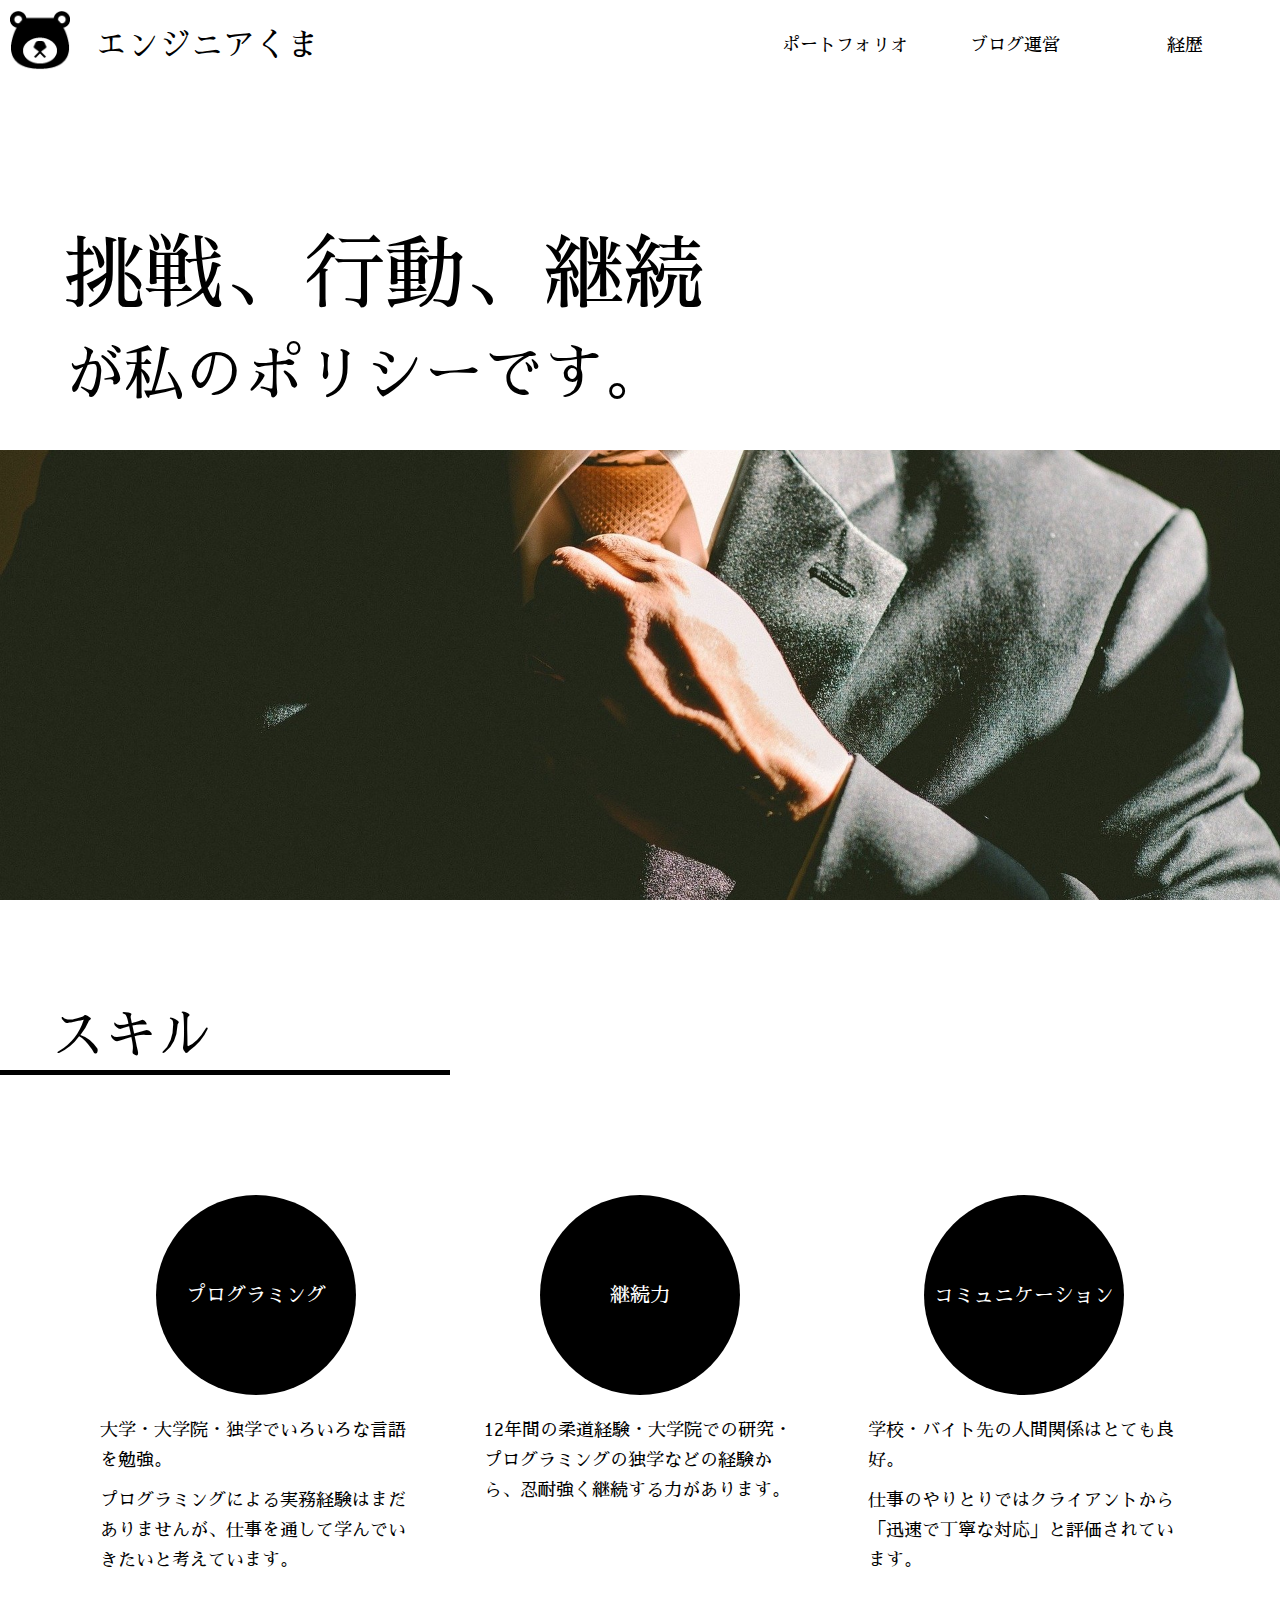
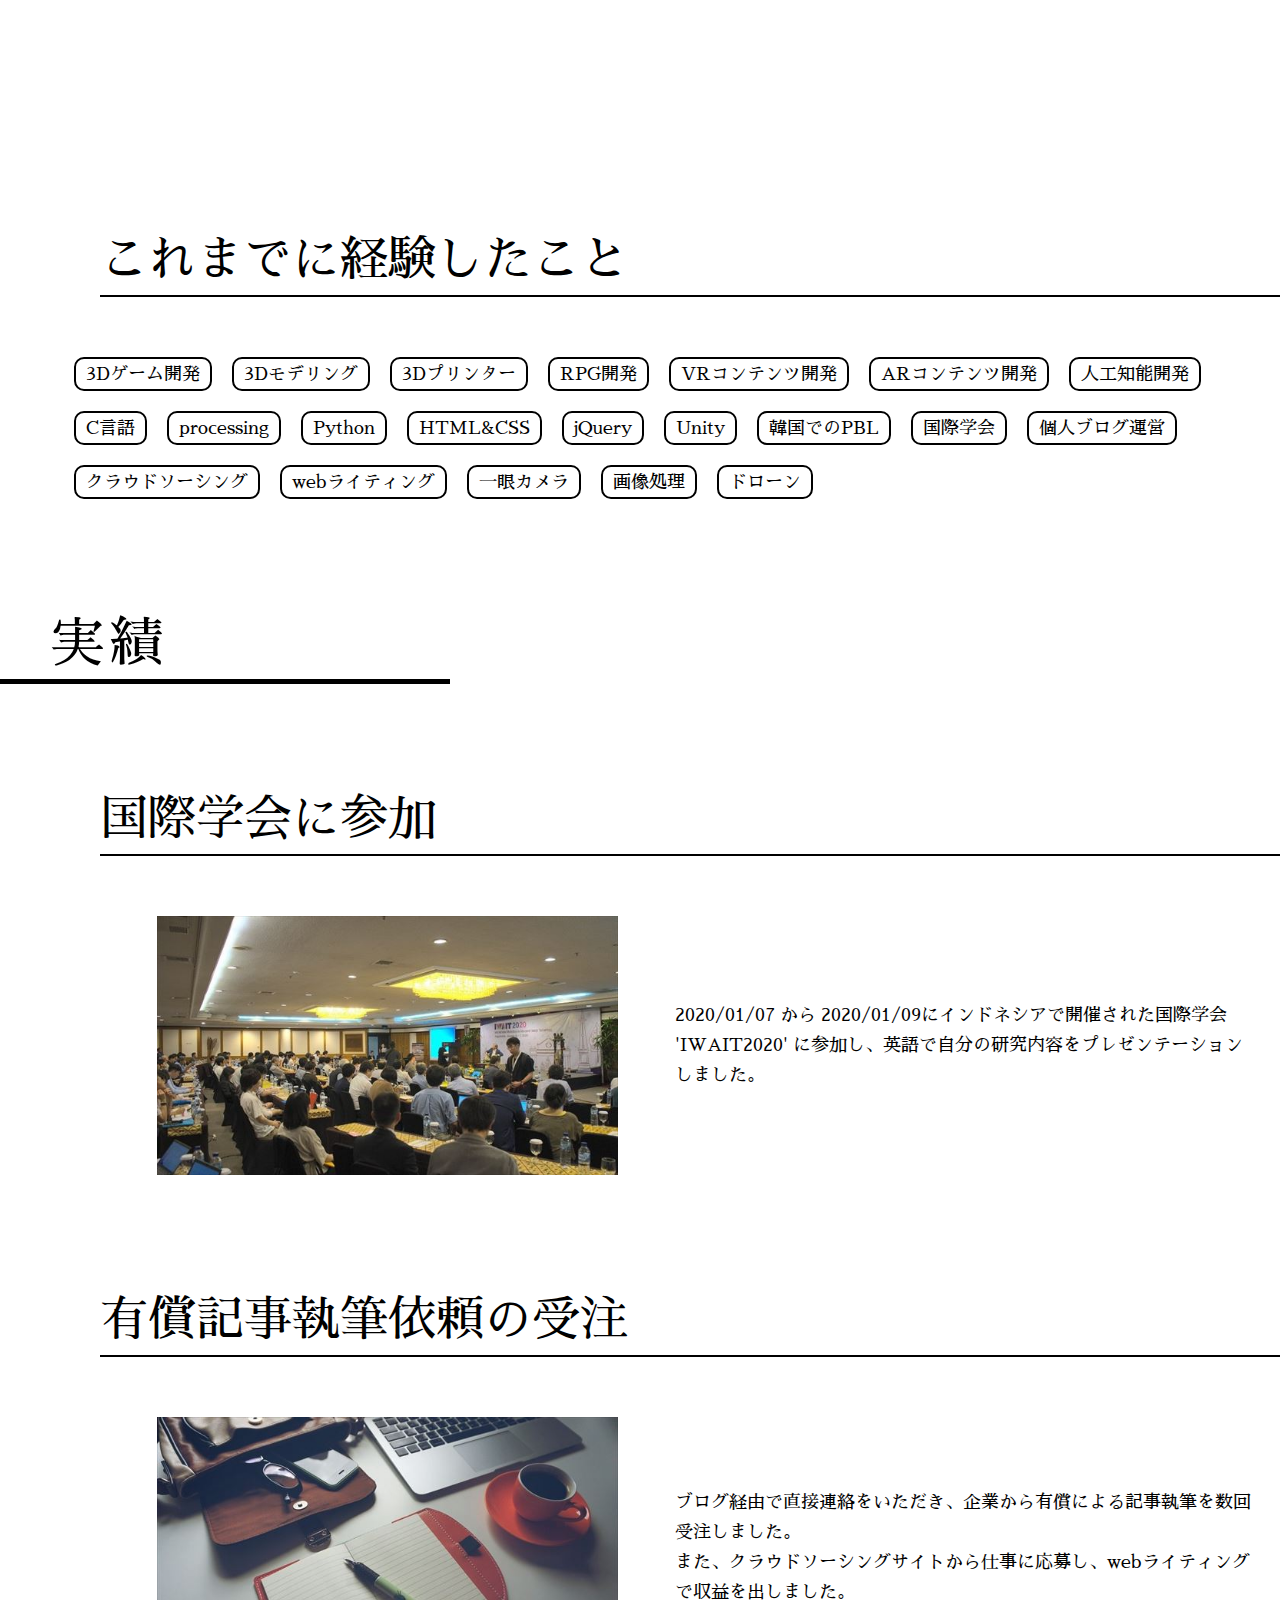
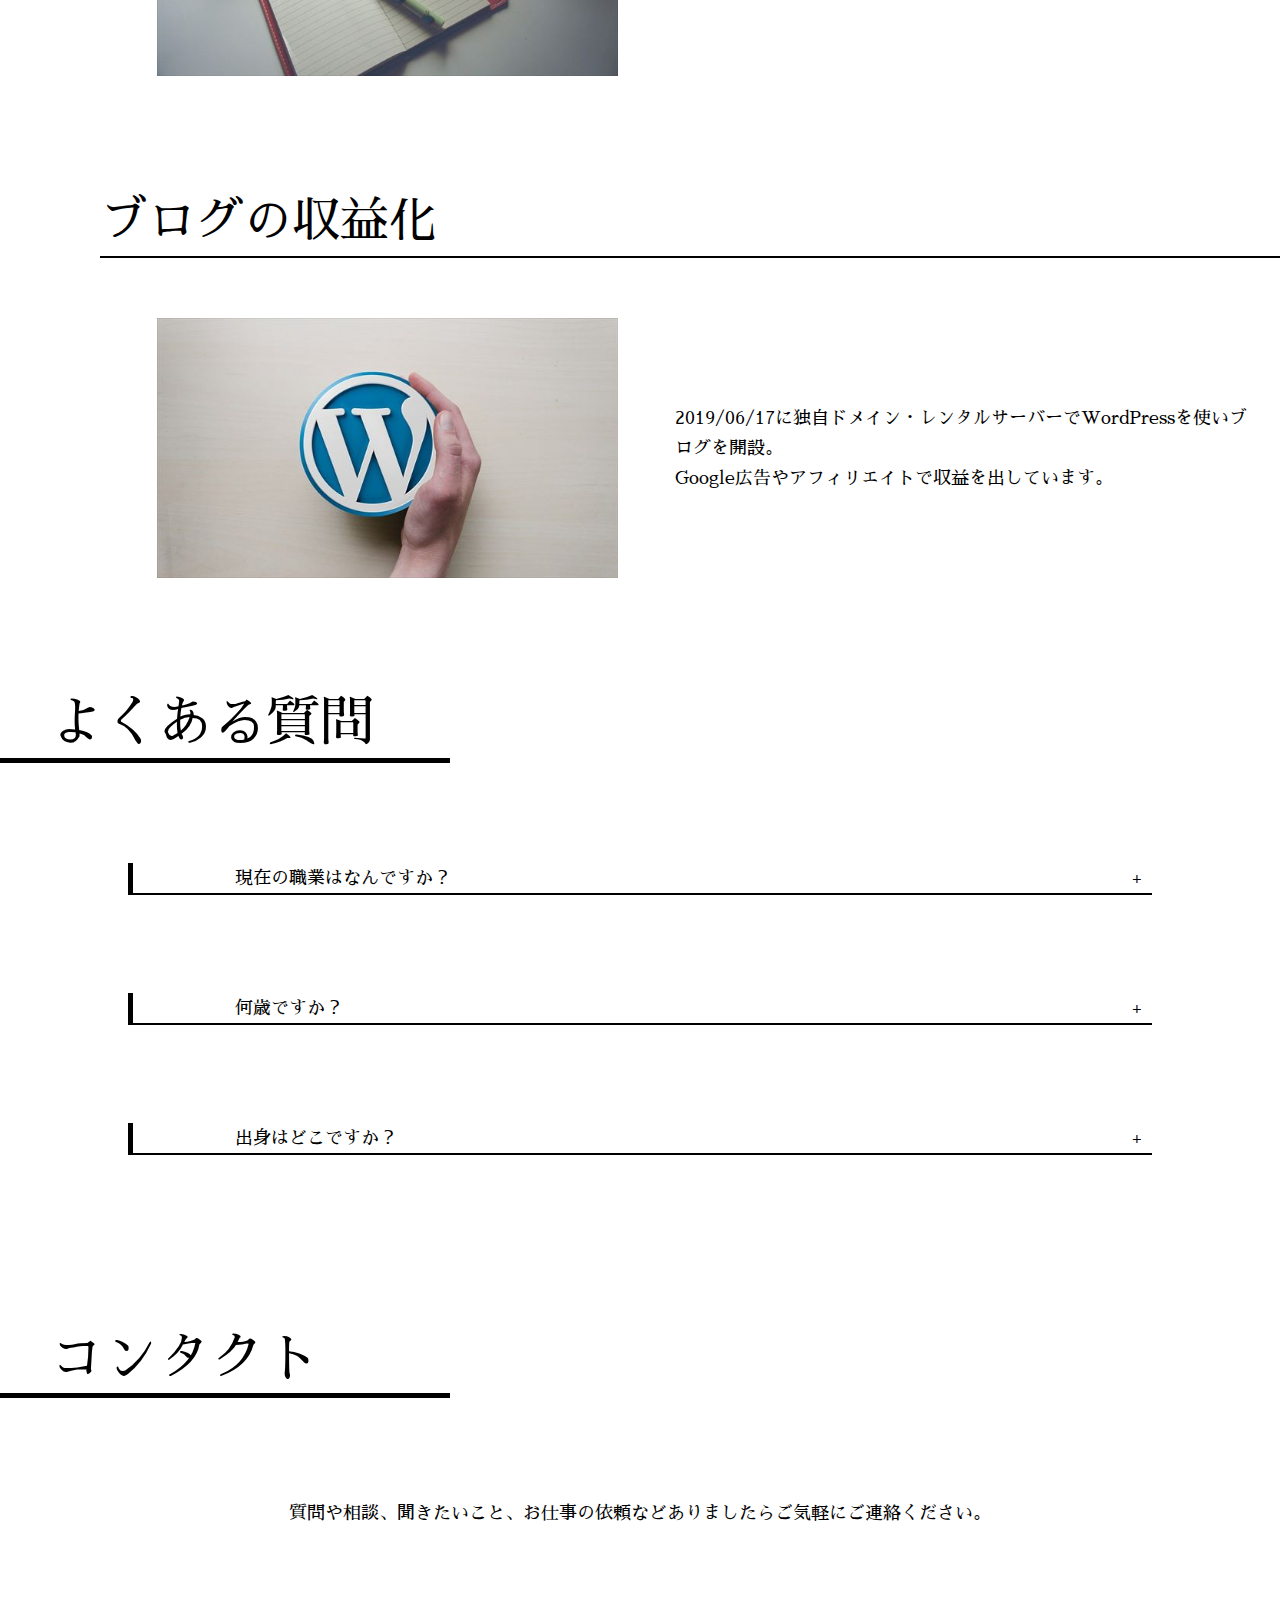
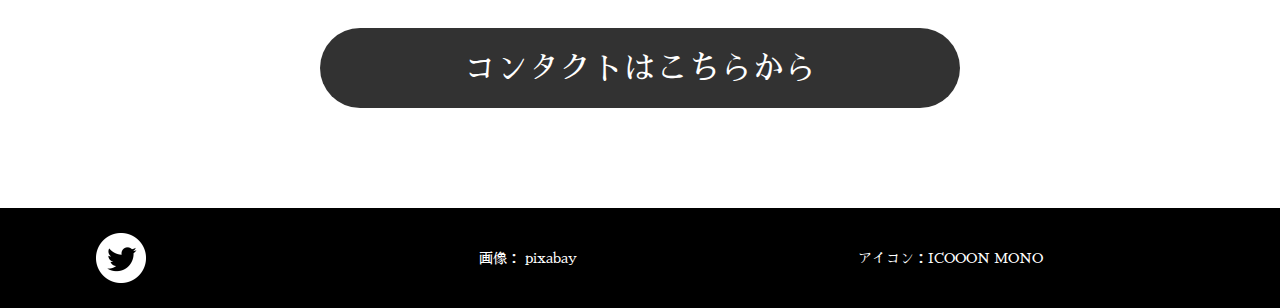
<file: index.html>
<!DOCTYPE html>
<html lang="ja">

<head>
  <meta charset="utf-8">
  <meta name="viewport" content="width=device-width, initial-scale=1.0">
  <title>くまのポートフォリオ</title>
  <link href="https://fonts.googleapis.com/css?family=Sawarabi+Mincho&display=swap" rel="stylesheet">
  <link rel="stylesheet" href="css/style.css">
  <link rel="stylesheet" href="https://maxcdn.bootstrapcdn.com/font-awesome/4.5.0/css/font-awesome.min.css">
  <script src="https://code.jquery.com/jquery-3.4.1.js" integrity="sha256-WpOohJOqMqqyKL9FccASB9O0KwACQJpFTUBLTYOVvVU=" crossorigin="anonymous">
  </script>
</head>

<body>
  <header>
    <a href="index.html" class="header-left">
      <img src="images/icon.png" alt="アイコン">
      <p>エンジニアくま</p>
    </a>
    <nav class="header-right">
      <div class="nav-list">
        <ul>
          <li><a href="portfolio.html">ポートフォリオ</a></li>
          <li><a href="blog.html">ブログ運営</a></li>
          <li><a href="history.html">経歴</a></li>
        </ul>
      </div>
      <div class="menu" id="menu_open">
        <img src="images/menu_icon.png" alt="メニュー">
      </div>
    </nav>
  </header>

  <div id="open">
    <div class="humb-menu" id="humb-menu">
      <div class="close" id=close>

      </div>
      <ul>
        <li><a href="portfolio.html">ポートフォリオ</a></li>
        <li><a href="blog.html">ブログ運営</a></li>
        <li><a href="history.html">経歴</a></li>
      </ul>
    </div>
  </div>

  <div class="page_body">
    <article class="main_content">
      <section class="hero">
        <div class="hero_title">
          <h1>挑戦、行動、継続 </h1>
          <h2>が私のポリシーです。</h2>
        </div>
        <div class="hero_image">

        </div>
      </section>
      <!--.hero終了-->
      <section class="my_base">
        <h1 class="content_head">スキル</h1>
        <div class="skills">
          <div class="skill">
            <h3>プログラミング</h3>
            <div class="skill_messasge message">
              <p>大学・大学院・独学でいろいろな言語を勉強。</p>
              <p>プログラミングによる実務経験はまだありませんが、仕事を通して学んでいきたいと考えています。</p>
            </div>
          </div>
          <div class="skill">
            <h3>継続力</h3>
            <div class="skill_messasge message">
              <p>12年間の柔道経験・大学院での研究・プログラミングの独学などの経験から、忍耐強く継続する力があります。</p>
            </div>
          </div>
          <div class="skill">
            <h3>コミュニケーション</h3>
            <div class="skill_messasge message">
              <p>学校・バイト先の人間関係はとても良好。</p>
              <p>仕事のやりとりではクライアントから「迅速で丁寧な対応」と評価されています。</p>
            </div>
          </div>
        </div>
        <h2 class="content_head2">これまでに経験したこと</h2>
        <ul class="challenge_list">
          <li>3Dゲーム開発</li>
          <li>3Dモデリング</li>
          <li>3Dプリンター</li>
          <li>RPG開発</li>
          <li>VRコンテンツ開発</li>
          <li>ARコンテンツ開発</li>
          <li>人工知能開発</li>
          <li>C言語</li>
          <li>processing</li>
          <li>Python</li>
          <li>HTML&CSS</li>
          <li>jQuery</li>
          <li>Unity</li>
          <li>韓国でのPBL</li>
          <li>国際学会</li>
          <li>個人ブログ運営</li>
          <li>クラウドソーシング</li>
          <li>webライティング</li>
          <li>一眼カメラ</li>
          <li>画像処理</li>
          <li>ドローン</li>
        </ul>
      </section>
      <!--.my_base終了-->
      <section class="performance">
        <h1 class="content_head">実績</h1>
        <h2 class="content_head2">国際学会に参加</h2>
        <div class="reslut_content">
          <img src="images/iwait.jpg" alt="iwait">
          <div class="performance_message message">
            <p>2020/01/07 から 2020/01/09にインドネシアで開催された国際学会 'IWAIT2020' に参加し、英語で自分の研究内容をプレゼンテーションしました。</p>
          </div>
        </div>
        <h2 class="content_head2">有償記事執筆依頼の受注</h2>
        <div class="reslut_content">
          <img src="images/writing.jpg" alt="writing">
          <div class="performance_message message">
            <p>ブログ経由で直接連絡をいただき、企業から有償による記事執筆を数回受注しました。</p>
            <p>また、クラウドソーシングサイトから仕事に応募し、webライティングで収益を出しました。</p>

          </div>
        </div>
        <h2 class="content_head2">ブログの収益化</h2>
        <div class="reslut_content">
          <img src="images/blog.jpg" alt="blog">
          <div class="performance_message message">
            <p>2019/06/17に独自ドメイン・レンタルサーバーでWordPressを使いブログを開設。</p>
            <p>Google広告やアフィリエイトで収益を出しています。</p>
          </div>
        </div>
      </section>

      <aside class="faq">
        <h1 class="content_head">よくある質問</h1>
        <ul class="question message">
          <p>現在の職業はなんですか？<span class="faq_icon">+</span></p>
          <li class="answer">大学院生です。</li>
        </ul>
        <ul class="question message">
          <p>何歳ですか？<span class="faq_icon">+</span></p>
          <li class="answer">1996年生まれの23歳です。</li>
        </ul>
        <ul class="question message">
          <p>出身はどこですか？<span class="faq_icon">+</span></p>
          <li class="answer">岩手県です。</li>
        </ul>
      </aside>
      <!--.faq終了-->
      <aside class="contact">
        <h1 class="content_head">コンタクト</h1>
        <div class="contact_message message">
          <p>質問や相談、聞きたいこと、お仕事の依頼などありましたらご気軽にご連絡ください。</p>
        </div>
        <a href="https://forms.gle/WxDVgdnaTKgb9wyE7" class="contact_btn">
          コンタクトはこちらから
        </a>
      </aside>
      <!--.contact終了-->
    </article>

  </div>
  <!--.page_body終了-->

  <footer>
    <a href="https://twitter.com/kumajournal"><img src="images/Twitter_Social_Icon_Circle_White.png" alt=""></a>
    <div class="rights">
      <p>画像： <a href="https://pixabay.com/ja/">pixabay</a></p>
      <p>アイコン：<a href="https://icooon-mono.com/">ICOOON MONO</a></p>
    </div>
  </footer>

  <script src='scripts/script.js'>

  </script>
</body>

</html>
</file>
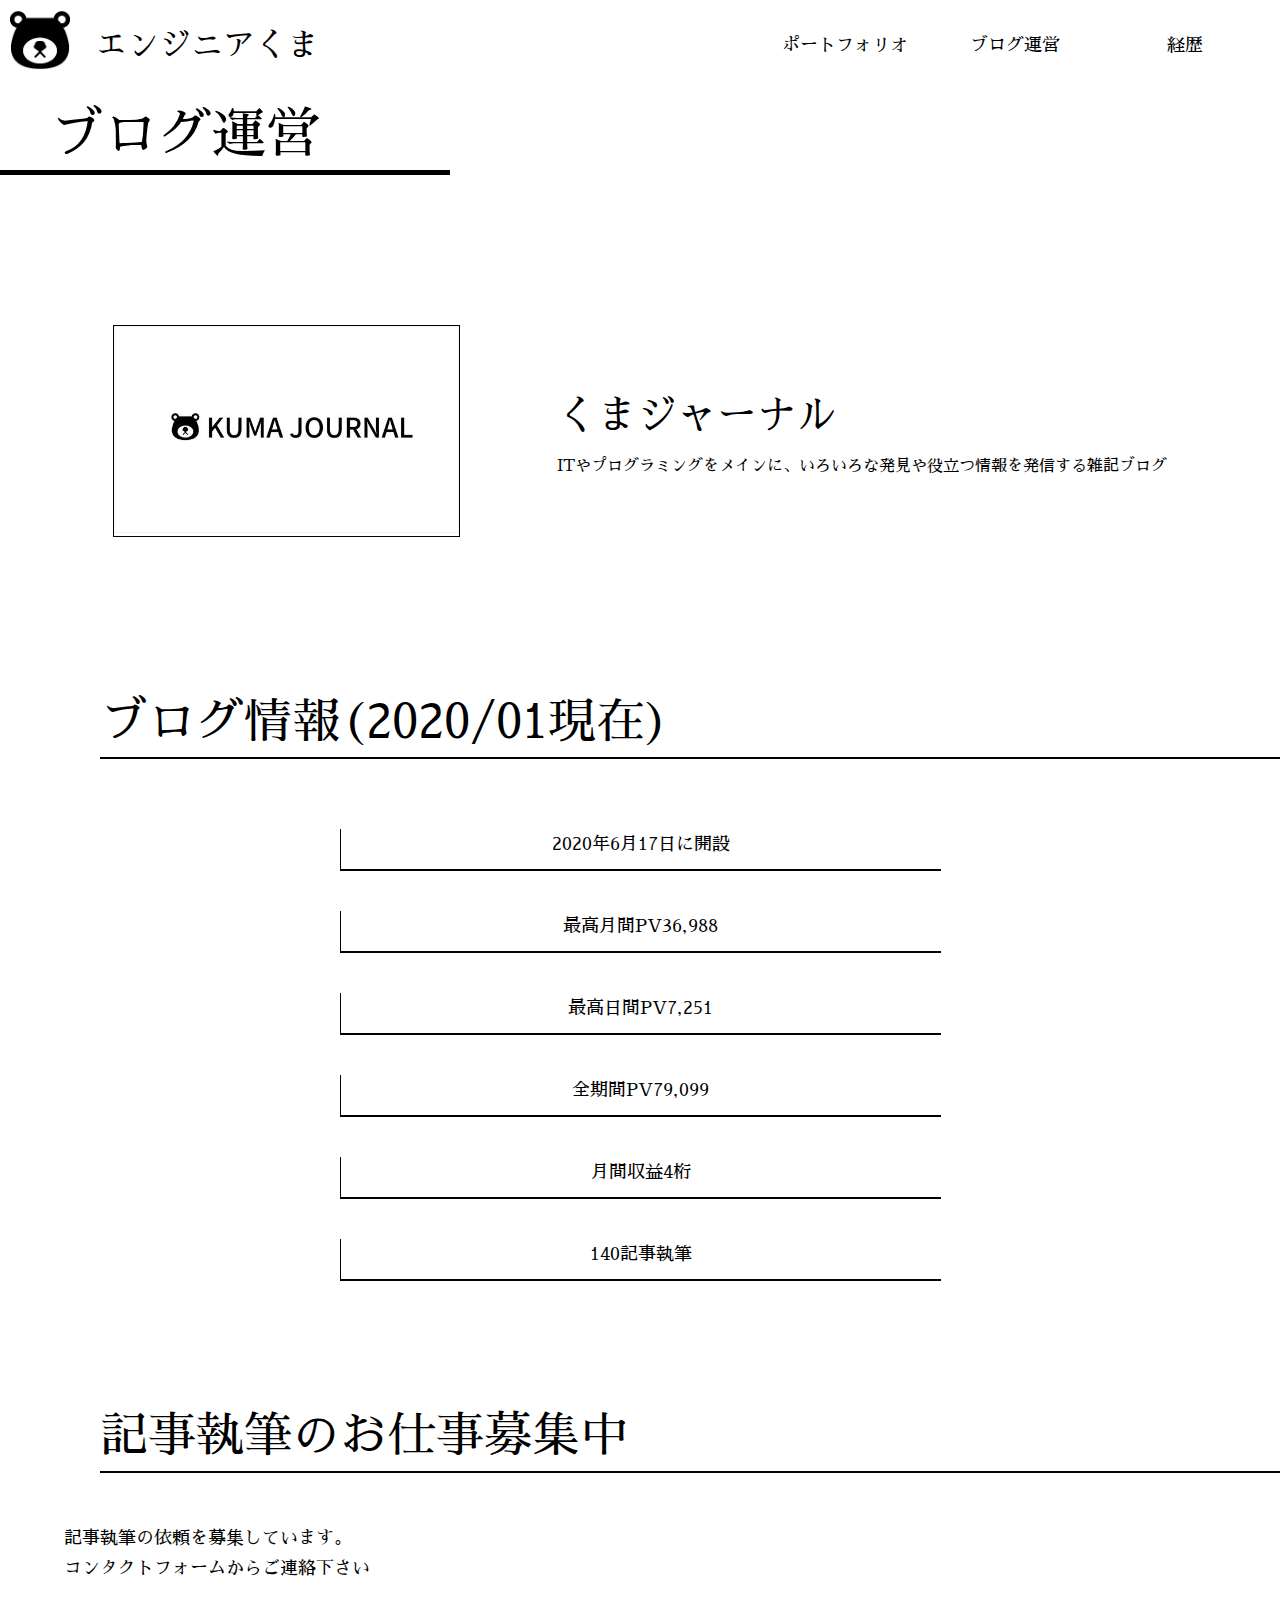
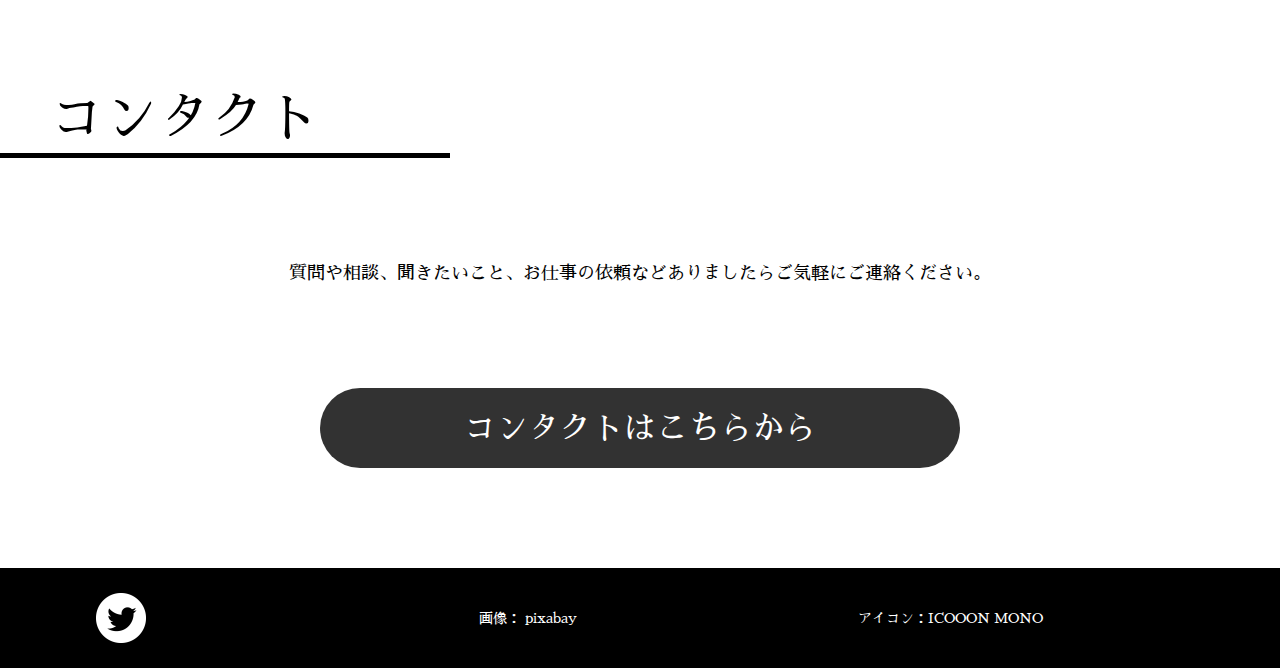
<file: blog.html>
<!DOCTYPE html>
<html lang="ja">

<head>
  <meta charset="utf-8">
  <meta name="viewport" content="width=device-width, initial-scale=1.0">
  <title>くまのポートフォリオ</title>
  <link href="https://fonts.googleapis.com/css?family=Sawarabi+Mincho&display=swap" rel="stylesheet">
  <link rel="stylesheet" href="css/style.css">
  <link rel="stylesheet" href="https://maxcdn.bootstrapcdn.com/font-awesome/4.5.0/css/font-awesome.min.css">
  <script src="https://code.jquery.com/jquery-3.4.1.js" integrity="sha256-WpOohJOqMqqyKL9FccASB9O0KwACQJpFTUBLTYOVvVU=" crossorigin="anonymous">
  </script>
</head>

<body>
  <header>
    <a href="index.html" class="header-left">
      <img src="images/icon.png" alt="アイコン">
      <p>エンジニアくま</p>
    </a>
    <nav class="header-right">
      <div class="nav-list">
        <ul>
          <li><a href="portfolio.html">ポートフォリオ</a></li>
          <li><a href="blog.html">ブログ運営</a></li>
          <li><a href="history.html">経歴</a></li>
        </ul>
      </div>
      <div class="menu" id="menu_open">
        <img src="images/menu_icon.png" alt="メニュー">
      </div>
    </nav>
  </header>

  <div id="open">
    <div class="humb-menu" id="humb-menu">
      <div class="close" id=close>

      </div>
      <ul>
        <li><a href="portfolio.html">ポートフォリオ</a></li>
        <li><a href="blog.html">ブログ運営</a></li>
        <li><a href="history.html">経歴</a></li>
      </ul>
    </div>
  </div>
  <div class="page_body">
    <article class="main_content">
      <h1 class="content_head">ブログ運営</h1>
      <section class="description">
        <a class="blog_link" href="https://kumajournal.com">
          <img src="images/blog_img.jpg" alt="">
        </a>
        <div class="blog_message message">
          <p class="blog_title">くまジャーナル</p>
          <p>ITやプログラミングをメインに、いろいろな発見や役立つ情報を発信する雑記ブログ</p>
        </div>
      </section>
      <h2 class="content_head2">ブログ情報(2020/01現在)</h2>
      <section>
        <ul class="blog_info_list message">
          <li>2020年6月17日に開設</li>
          <li>最高月間PV36,988</li>
          <li>最高日間PV7,251</li>
          <li>全期間PV79,099</li>
          <li>月間収益4桁</li>
          <li>140記事執筆</li>

        </ul>
      </section>

      <h2 class="content_head2">記事執筆のお仕事募集中</h2>
      <section class="work">
        <div class="message">
          <p>記事執筆の依頼を募集しています。</p>
          <p>コンタクトフォームからご連絡下さい</p>
        </div>
      </section>

      <aside class="contact">
        <h1 class="content_head">コンタクト</h1>
        <div class="contact_message message">
          <p>質問や相談、聞きたいこと、お仕事の依頼などありましたらご気軽にご連絡ください。</p>
        </div>
        <a href="https://forms.gle/WxDVgdnaTKgb9wyE7" class="contact_btn">
          コンタクトはこちらから
        </a>
      </aside>
      <!--.contact終了-->
    </article>

  </div>
  <!--.page_body終了-->

  <footer>
    <a href="https://twitter.com/kumajournal"><img src="images/Twitter_Social_Icon_Circle_White.png" alt=""></a>
    <div class="rights">
      <p>画像： <a href="https://pixabay.com/ja/">pixabay</a></p>
      <p>アイコン：<a href="https://icooon-mono.com/">ICOOON MONO</a></p>
    </div>
  </footer>

  <script src='scripts/script.js'>

  </script>
</body>

</html>
</file>
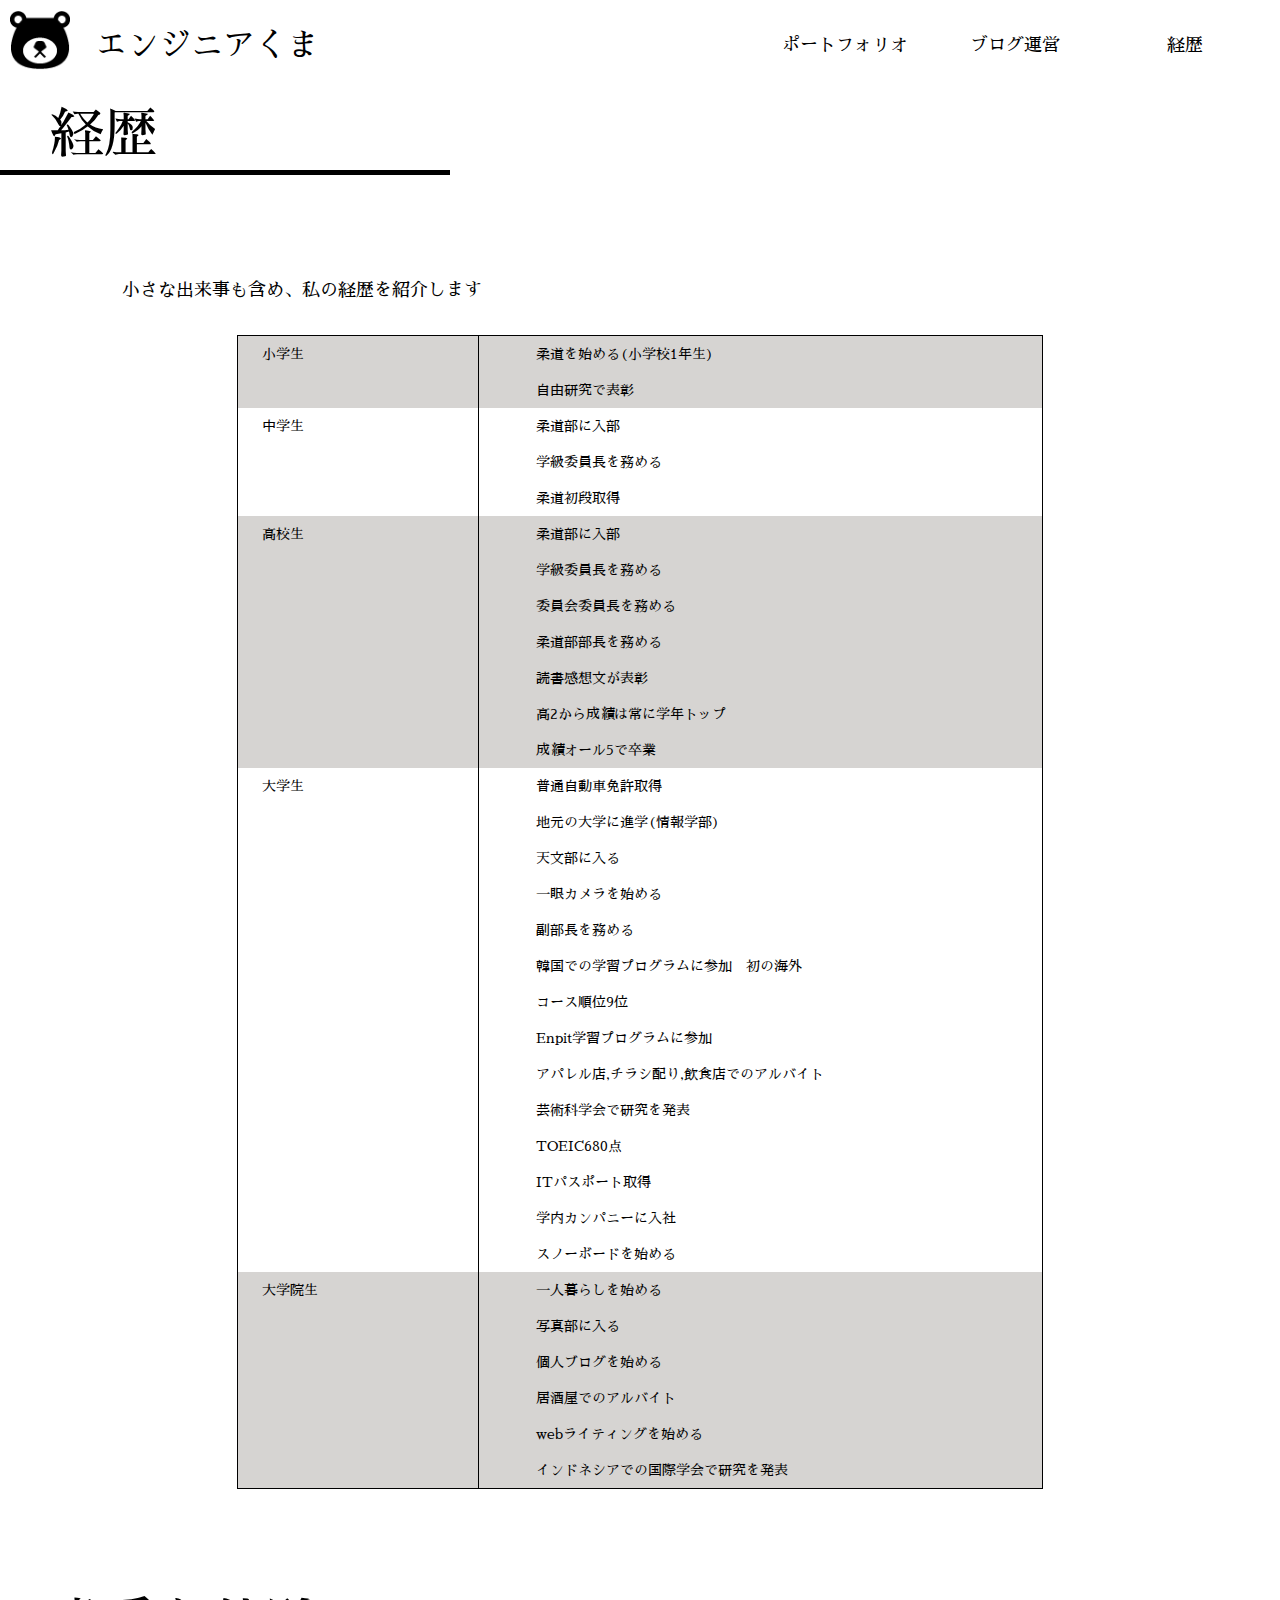
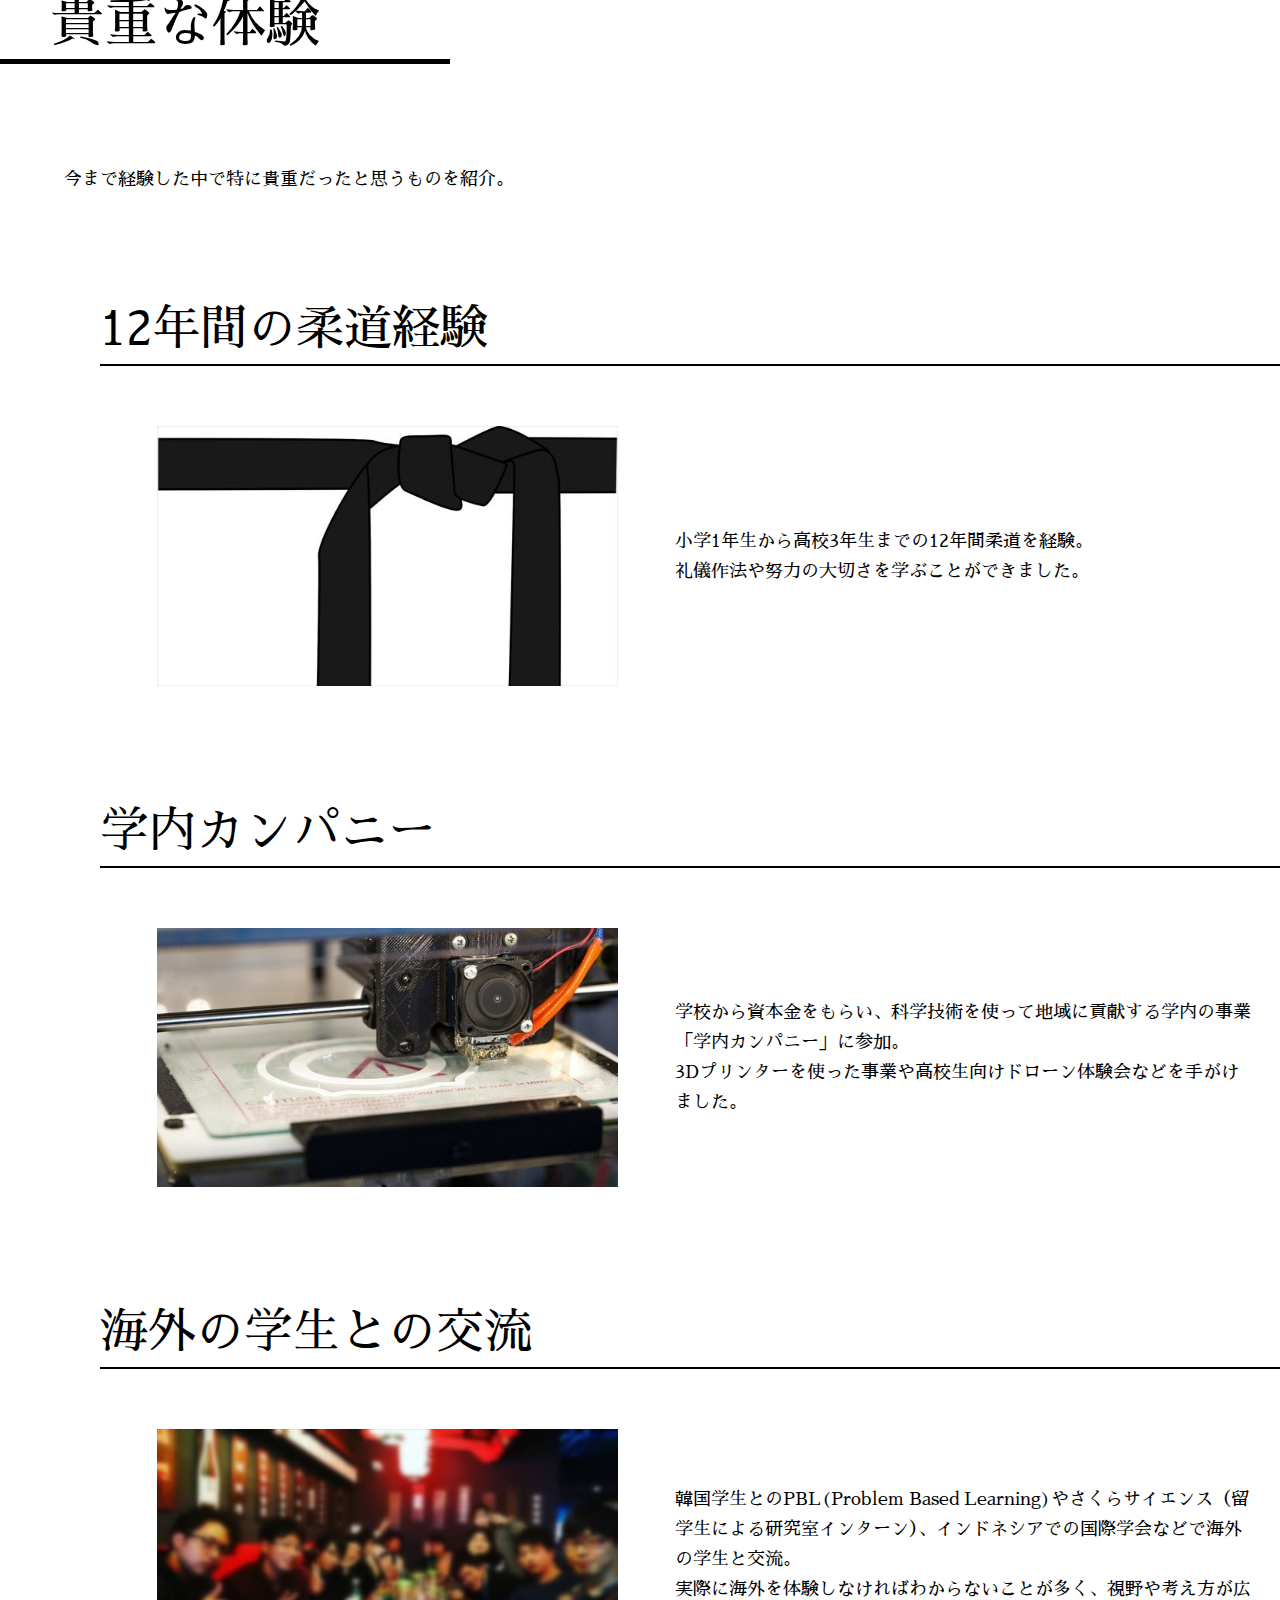
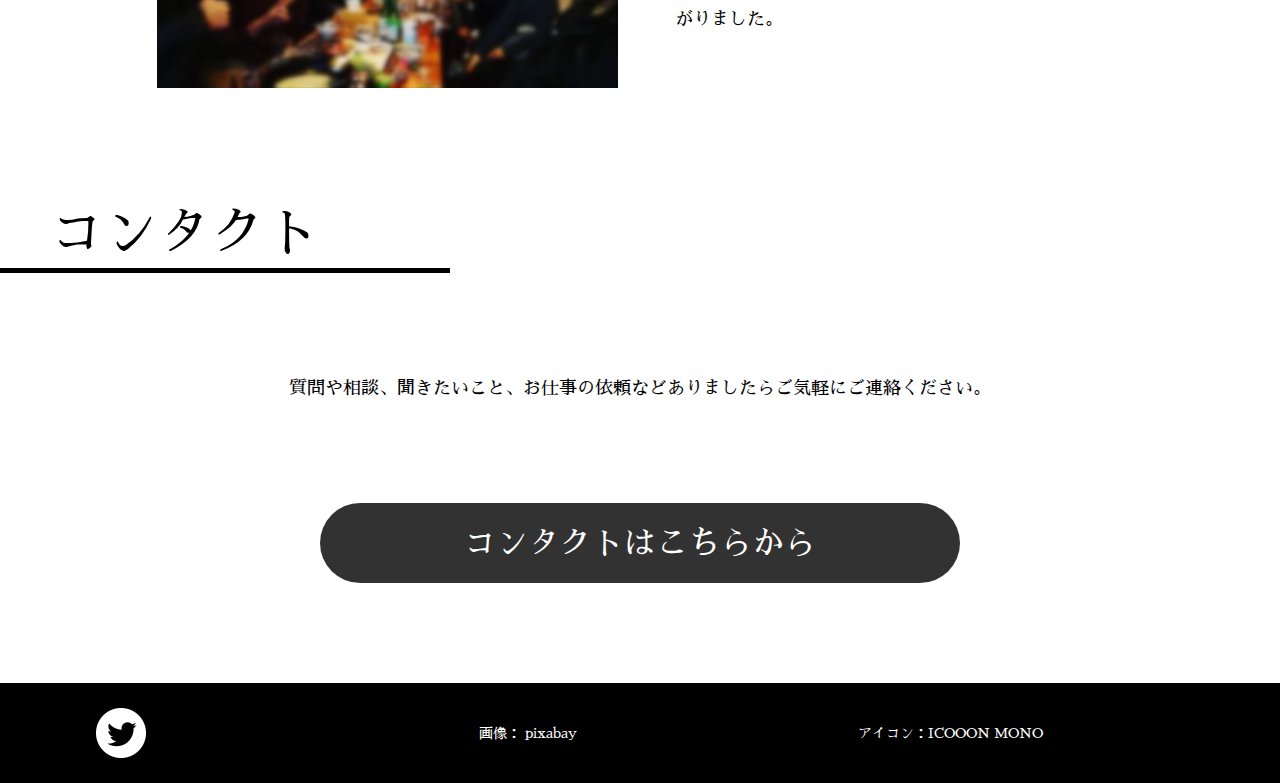
<file: history.html>
<!DOCTYPE html>
<html lang="ja">

<head>
  <meta charset="utf-8">
  <meta name="viewport" content="width=device-width, initial-scale=1.0">
  <title>くまのポートフォリオ</title>
  <link href="https://fonts.googleapis.com/css?family=Sawarabi+Mincho&display=swap" rel="stylesheet">
  <link rel="stylesheet" href="css/style.css">
  <link rel="stylesheet" href="https://maxcdn.bootstrapcdn.com/font-awesome/4.5.0/css/font-awesome.min.css">
  <script src="https://code.jquery.com/jquery-3.4.1.js" integrity="sha256-WpOohJOqMqqyKL9FccASB9O0KwACQJpFTUBLTYOVvVU=" crossorigin="anonymous">
  </script>
</head>

<body>
  <header>
    <a href="index.html" class="header-left">
      <img src="images/icon.png" alt="アイコン">
      <p>エンジニアくま</p>
    </a>
    <nav class="header-right">
      <div class="nav-list">
        <ul>
          <li><a href="portfolio.html">ポートフォリオ</a></li>
          <li><a href="blog.html">ブログ運営</a></li>
          <li><a href="history.html">経歴</a></li>
        </ul>
      </div>
      <div class="menu" id="menu_open">
        <img src="images/menu_icon.png" alt="メニュー">
      </div>
    </nav>
  </header>

  <div id="open">
    <div class="humb-menu" id="humb-menu">
      <div class="close" id=close>

      </div>
      <ul>
        <li><a href="portfolio.html">ポートフォリオ</a></li>
        <li><a href="blog.html">ブログ運営</a></li>
        <li><a href="history.html">経歴</a></li>
      </ul>
    </div>
  </div>

  <div class="page_body">
    <article class="main_content">
      <h1 class="content_head">経歴</h1>
      <section class="history">
        <div class="message his_message">
          <p>小さな出来事も含め、私の経歴を紹介します</p>
        </div>
        <table>
          <tr>
            <td class="grade">
              <p>小学生</p>
            </td>
            <td>
              <p>柔道を始める(小学校1年生)</p>
              <p>自由研究で表彰</p>
            </td>
          </tr>
          <tr>
            <td class="grade">
              <p>中学生</p>
            </td>
            <td>
              <p>柔道部に入部</p>
              <p>学級委員長を務める</p>
              <p>柔道初段取得</p>
            </td>
          </tr>
          <tr>
            <td class="grade">
              <p>高校生</p>
            </td>
            <td>
              <p>柔道部に入部</p>
              <p>学級委員長を務める</p>
              <p>委員会委員長を務める</p>
              <p>柔道部部長を務める</p>
              <p>読書感想文が表彰</p>
              <p>高2から成績は常に学年トップ</p>
              <p>成績オール5で卒業</p>
            </td>
          </tr>
          <tr>
            <td class="grade">
              <p>大学生</p>
            </td>
            <td>
              <p>普通自動車免許取得</p>
              <p>地元の大学に進学(情報学部)</p>
              <p>天文部に入る</p>
              <p>一眼カメラを始める</p>
              <p>副部長を務める</p>
              <p>韓国での学習プログラムに参加　初の海外</p>
              <p>コース順位9位</p>
              <p>Enpit学習プログラムに参加</p>
              <p>アパレル店,チラシ配り,飲食店でのアルバイト</p>
              <p>芸術科学会で研究を発表</p>
              <p>TOEIC680点</p>
              <p>ITパスポート取得</p>
              <p>学内カンパニーに入社</p>
              <p>スノーボードを始める</p>
            </td>
          </tr>
          <tr>
            <td class="grade">
              <p>大学院生</p>
            </td>
            <td>
              <p>一人暮らしを始める</p>
              <p>写真部に入る</p>
              <p>個人ブログを始める</p>
              <p>居酒屋でのアルバイト</p>
              <p>webライティングを始める</p>
              <p>インドネシアでの国際学会で研究を発表</p>
            </td>
          </tr>
        </table>
      </section>
      <h1 class="content_head">貴重な体験</h1>
      <section class="performance">
        <div class="message his_message">
          <p>今まで経験した中で特に貴重だったと思うものを紹介。</p>
        </div>

        <h2 class="content_head2">12年間の柔道経験</h2>
        <div class="reslut_content">
          <img src="images/judo.jpg" alt="judo">
          <div class="performance_message message">
            <p>小学1年生から高校3年生までの12年間柔道を経験。</p>
            <p>礼儀作法や努力の大切さを学ぶことができました。</p>
          </div>
        </div>

        <h2 class="content_head2">学内カンパニー</h2>
        <div class="reslut_content">
          <img src="images/mmm.jpg" alt="学内カンパニー">
          <div class="performance_message message">
            <p>学校から資本金をもらい、科学技術を使って地域に貢献する学内の事業「学内カンパニー」に参加。</p>
            <p>3Dプリンターを使った事業や高校生向けドローン体験会などを手がけました。</p>
          </div>
        </div>

        <h2 class="content_head2">海外の学生との交流</h2>
        <div class="reslut_content">
          <img src="images/ab.jpg" alt="海外学生との交流">
          <div class="performance_message message">
            <p>韓国学生とのPBL(Problem Based Learning)やさくらサイエンス（留学生による研究室インターン）、インドネシアでの国際学会などで海外の学生と交流。</p>
            <p>実際に海外を体験しなければわからないことが多く、視野や考え方が広がりました。</p>
          </div>
        </div>
      </section>




      <aside class="contact">
        <h1 class="content_head">コンタクト</h1>
        <div class="contact_message message">
          <p>質問や相談、聞きたいこと、お仕事の依頼などありましたらご気軽にご連絡ください。</p>
        </div>
        <a href="https://forms.gle/WxDVgdnaTKgb9wyE7" class="contact_btn">
          コンタクトはこちらから
        </a>
      </aside>
      <!--.contact終了-->
    </article>

  </div>
  <!--.page_body終了-->

  <footer>
    <a href="https://twitter.com/kumajournal"><img src="images/Twitter_Social_Icon_Circle_White.png" alt=""></a>
    <div class="rights">
      <p>画像： <a href="https://pixabay.com/ja/">pixabay</a></p>
      <p>アイコン：<a href="https://icooon-mono.com/">ICOOON MONO</a></p>
    </div>
  </footer>

  <script src='scripts/script.js'>

  </script>
</body>

</html>
</file>
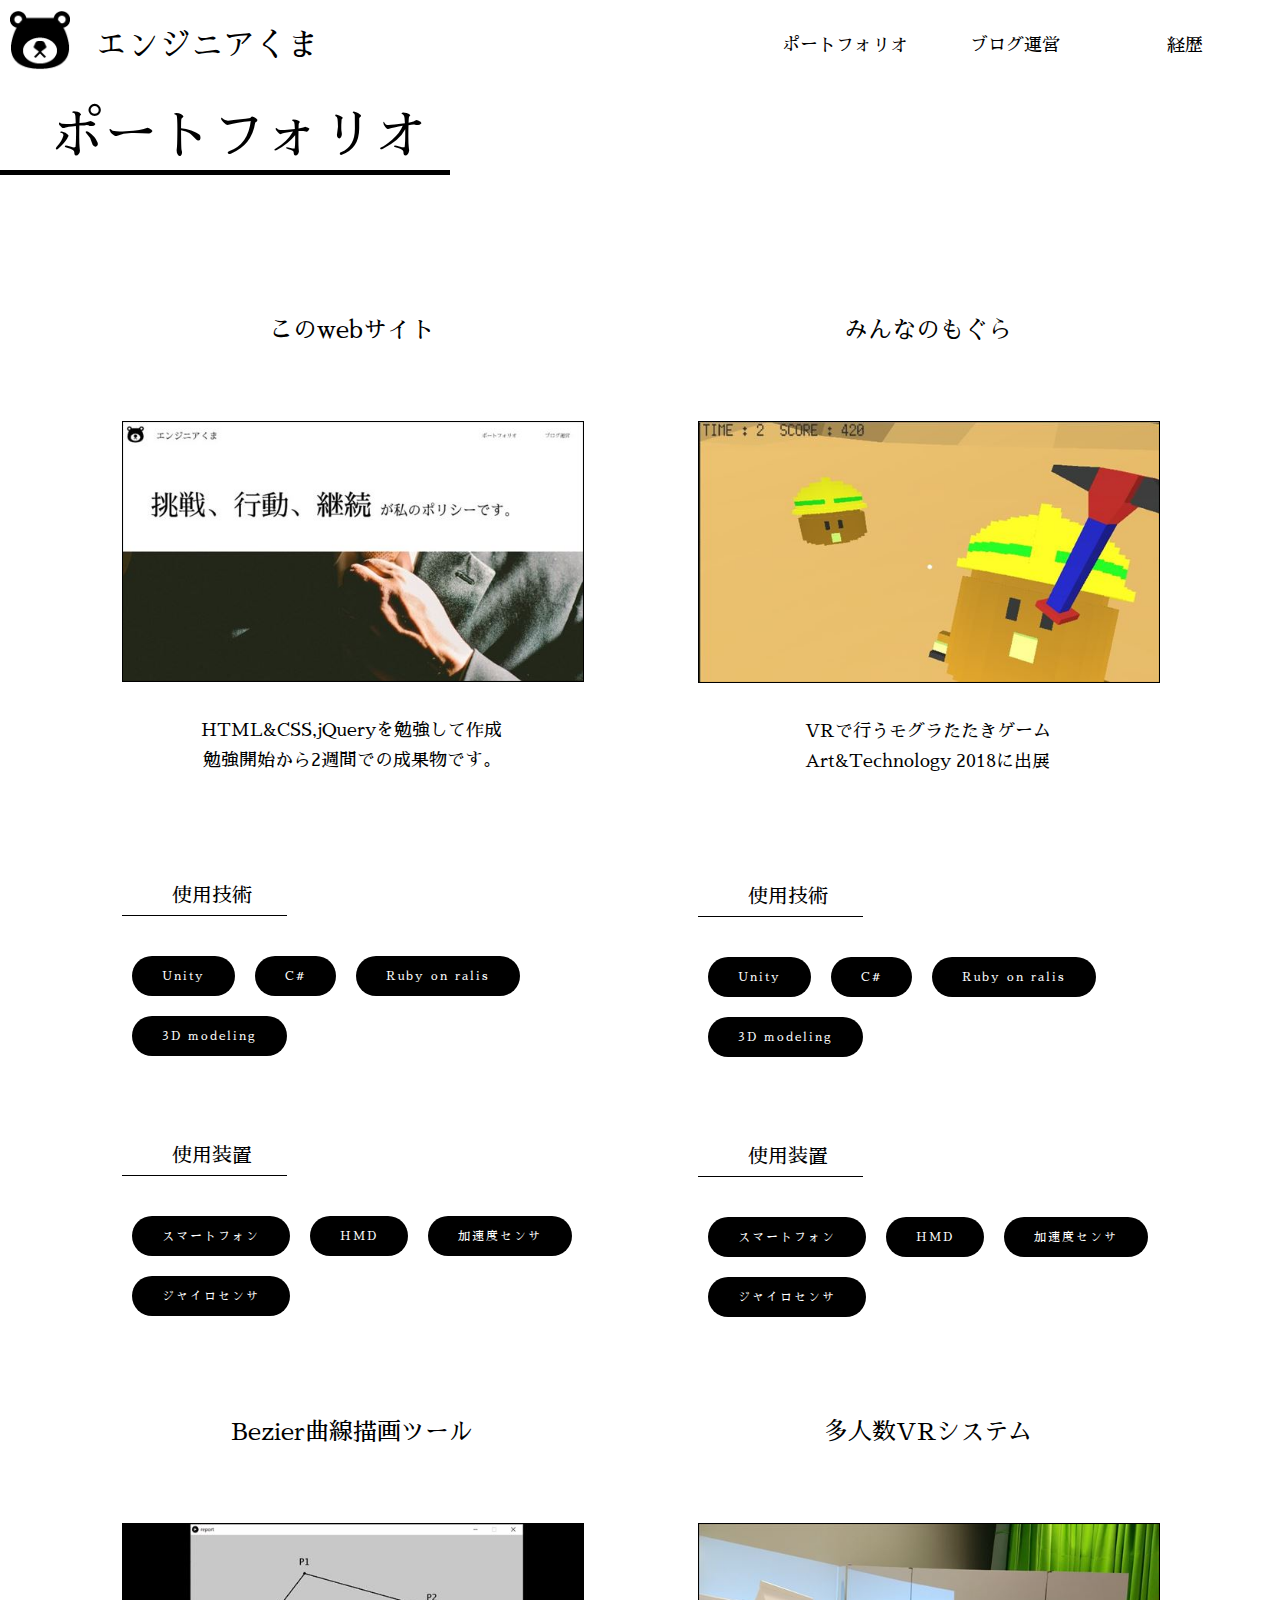
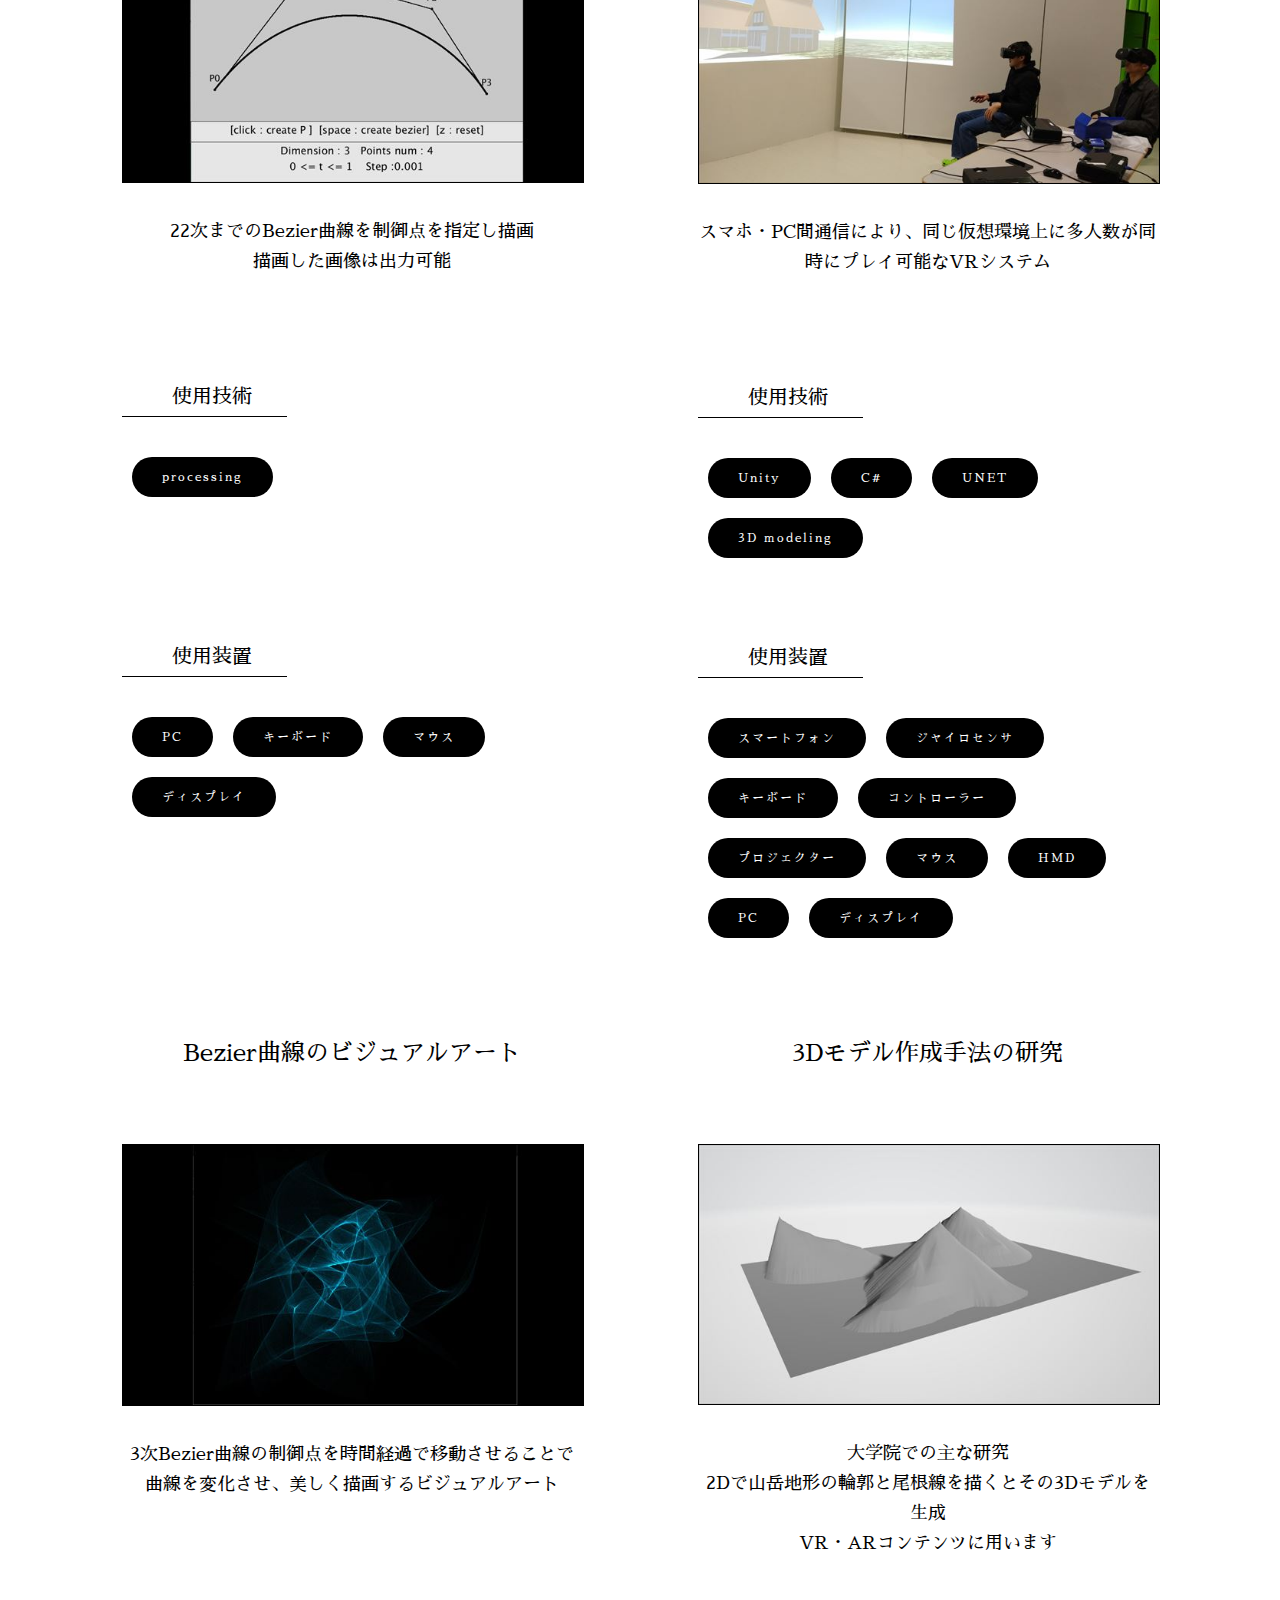
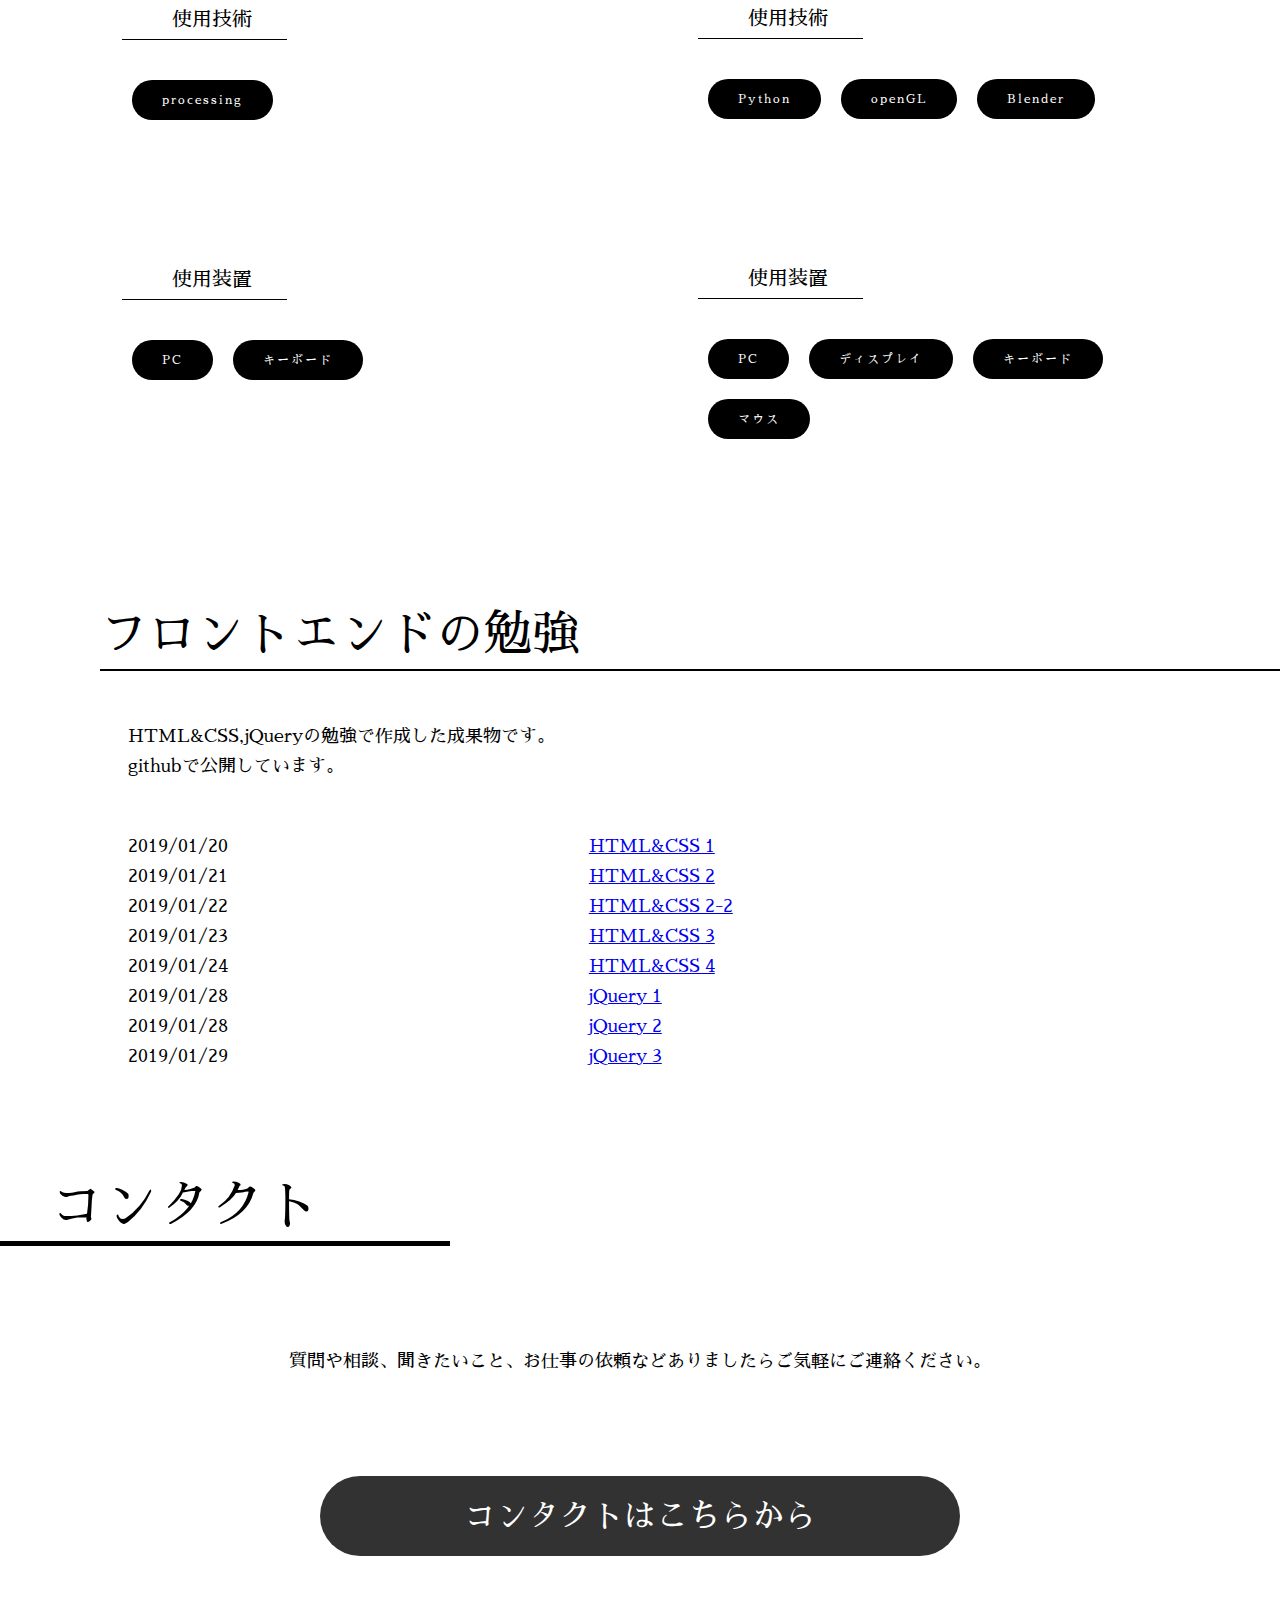
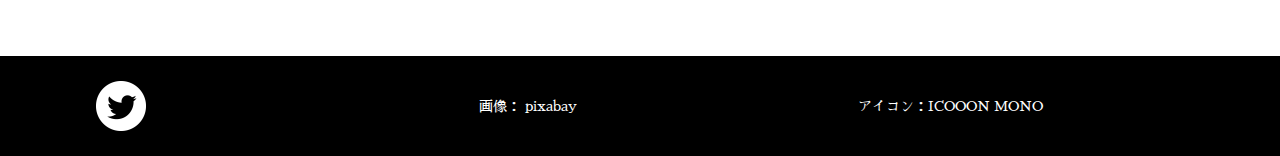
<file: portfolio.html>
<!DOCTYPE html>
<html lang="ja">

<head>
  <meta charset="utf-8">
  <meta name="viewport" content="width=device-width, initial-scale=1.0">
  <title>くまのポートフォリオ</title>
  <link href="https://fonts.googleapis.com/css?family=Sawarabi+Mincho&display=swap" rel="stylesheet">
  <link rel="stylesheet" href="css/style.css">
  <link rel="stylesheet" href="https://maxcdn.bootstrapcdn.com/font-awesome/4.5.0/css/font-awesome.min.css">
  <script src="https://code.jquery.com/jquery-3.4.1.js" integrity="sha256-WpOohJOqMqqyKL9FccASB9O0KwACQJpFTUBLTYOVvVU=" crossorigin="anonymous">
  </script>
</head>

<body>
  <header>
    <a href="index.html" class="header-left">
      <img src="images/icon.png" alt="アイコン">
      <p>エンジニアくま</p>
    </a>
    <nav class="header-right">
      <div class="nav-list">
        <ul>
          <li><a href="portfolio.html">ポートフォリオ</a></li>
          <li><a href="blog.html">ブログ運営</a></li>
          <li><a href="history.html">経歴</a></li>
        </ul>
      </div>
      <div class="menu" id="menu_open">
        <img src="images/menu_icon.png" alt="メニュー">
      </div>
    </nav>
  </header>

  <div id="open">
    <div class="humb-menu" id="humb-menu">
      <div class="close" id=close>

      </div>
      <ul>
        <li><a href="portfolio.html">ポートフォリオ</a></li>
        <li><a href="blog.html">ブログ運営</a></li>
        <li><a href="history.html">経歴</a></li>
      </ul>
    </div>
  </div>

  <div class="page_body">
    <article class="main_content">
      <h1 class="content_head">ポートフォリオ</h1>
      <div class="portfolios">
        <div class="portfolio">
          <h3 class="portfolio_head">このwebサイト</h3>
          <img src="images/site.jpg" alt="サイト">
          <div class="portfolio_message message">
            <p>HTML&CSS,jQueryを勉強して作成</p>
            <p>勉強開始から2週間での成果物です。</p>
          </div>
          <div class="portfolio_skill">
            <p>使用技術</p>
            <ul>
              <li>Unity</li>
              <li>C#</li>
              <li>Ruby on ralis</li>
              <li>3D modeling</li>
            </ul>
          </div>
          <div class="portfolio_system">
            <p>使用装置</p>
            <ul>
              <li>スマートフォン</li>
              <li>HMD</li>
              <li>加速度センサ</li>
              <li>ジャイロセンサ</li>
            </ul>
          </div>
        </div>
        <!--.portfolio-->

        <div class="portfolio">
          <h3 class="portfolio_head">みんなのもぐら</h3>
          <img src="images/mogura.jpg" alt="モグラたたき">
          <div class="portfolio_message message">
            <p>VRで行うモグラたたきゲーム</p>
            <p>Art&Technology 2018に出展</p>
          </div>
          <div class="portfolio_skill">
            <p>使用技術</p>
            <ul>
              <li>Unity</li>
              <li>C#</li>
              <li>Ruby on ralis</li>
              <li>3D modeling</li>
            </ul>
          </div>
          <div class="portfolio_system">
            <p>使用装置</p>
            <ul>
              <li>スマートフォン</li>
              <li>HMD</li>
              <li>加速度センサ</li>
              <li>ジャイロセンサ</li>
            </ul>
          </div>
        </div>
        <!--.portfolio-->

        <div class="portfolio">
          <h3 class="portfolio_head">Bezier曲線描画ツール</h3>
          <img src="images/bezier.jpg" alt="ベジエ曲線">
          <div class="portfolio_message message">
            <p>22次までのBezier曲線を制御点を指定し描画</p>
            <p>描画した画像は出力可能</p>
          </div>
          <div class="portfolio_skill">
            <p>使用技術</p>
            <ul>
              <li>processing</li>
            </ul>
          </div>
          <div class="portfolio_system">
            <p>使用装置</p>
            <ul>
              <li>PC</li>
              <li>キーボード</li>
              <li>マウス</li>
              <li>ディスプレイ</li>
            </ul>
          </div>
        </div>
        <!--.portfolio-->

        <div class="portfolio">
          <h3 class="portfolio_head">多人数VRシステム</h3>
          <img src="images/vr.jpg" alt="VR">
          <div class="portfolio_message message">
            <p>スマホ・PC間通信により、同じ仮想環境上に多人数が同時にプレイ可能なVRシステム</p>
          </div>
          <div class="portfolio_skill">
            <p>使用技術</p>
            <ul>
              <li>Unity</li>
              <li>C#</li>
              <li>UNET</li>
              <li>3D modeling</li>
            </ul>
          </div>
          <div class="portfolio_system">
            <p>使用装置</p>
            <ul>
              <li>スマートフォン</li>
              <li>ジャイロセンサ</li>
              <li>キーボード</li>
              <li>コントローラー</li>
              <li>プロジェクター</li>
              <li>マウス</li>
              <li>HMD</li>
              <li>PC</li>
              <li>ディスプレイ</li>
            </ul>
          </div>
        </div>
        <!--.portfolio-->

        <div class="portfolio">
          <h3 class="portfolio_head">Bezier曲線のビジュアルアート</h3>
          <img src="images/bezier_art.jpg" alt="ベジエアート">
          <div class="portfolio_message message">
            <p>3次Bezier曲線の制御点を時間経過で移動させることで曲線を変化させ、美しく描画するビジュアルアート</p>
          </div>
          <div class="portfolio_skill">
            <p>使用技術</p>
            <ul>
              <li>processing</li>
            </ul>
          </div>
          <div class="portfolio_system">
            <p>使用装置</p>
            <ul>
              <li>PC</li>
              <li>キーボード</li>
            </ul>
          </div>
        </div>
        <!--.portfolio-->

        <div class="portfolio">
          <h3 class="portfolio_head">3Dモデル作成手法の研究</h3>
          <img src="images/3d.jpg" alt="3d">
          <div class="portfolio_message message">
            <p>大学院での主な研究</p>
            <p>2Dで山岳地形の輪郭と尾根線を描くとその3Dモデルを生成</p>
            <p>VR・ARコンテンツに用います</p>
          </div>
          <div class="portfolio_skill">
            <p>使用技術</p>
            <ul>
              <li>Python</li>
              <li>openGL</li>
              <li>Blender</li>
            </ul>
          </div>
          <div class="portfolio_system">
            <p>使用装置</p>
            <ul>
              <li>PC</li>
              <li>ディスプレイ</li>
              <li>キーボード</li>
              <li>マウス</li>
            </ul>
          </div>
        </div>
        <!--.portfolio-->

      </div>
      <!--.portfolios-->

      <h2 class="content_head2">フロントエンドの勉強</h2>
      <section class="practice">
        <div class="message">
          <p>HTML&CSS,jQueryの勉強で作成した成果物です。</p>
          <p>githubで公開しています。</p>
        </div>
        <ul class="practice_list message">
          <li>
            <p>2019/01/20<a href="https://nosuke0421.github.io/pgate1/">HTML&CSS 1</a></p>
          </li>
          <li>
            <p>2019/01/21<a href="https://nosuke0421.github.io/prog2/">HTML&CSS 2</a></p>
          </li>
          <li>
            <p>2019/01/22<a href="https://nosuke0421.github.io/prog2-2/">HTML&CSS 2-2</a></p>
          </li>
          <li>
            <p>2019/01/23<a href="https://nosuke0421.github.io/prog3/">HTML&CSS 3</a></p>
          </li>
          <li>
            <p>2019/01/24<a href="https://nosuke0421.github.io/prog4/">HTML&CSS 4</a></p>
          </li>
          <li>
            <p>2019/01/28<a href="https://nosuke0421.github.io/jq1/">jQuery 1</a></p>
          </li>
          <li>
            <p>2019/01/28<a href="https://nosuke0421.github.io/jq2/">jQuery 2</a></p>
          </li>
          <li>
            <p>2019/01/29<a href="https://nosuke0421.github.io/jq3/">jQuery 3</a></p>
          </li>
        </ul>
      </section>

      <aside class="contact">
        <h1 class="content_head">コンタクト</h1>
        <div class="contact_message message">
          <p>質問や相談、聞きたいこと、お仕事の依頼などありましたらご気軽にご連絡ください。</p>
        </div>
        <a href="https://forms.gle/WxDVgdnaTKgb9wyE7" class="contact_btn">
          コンタクトはこちらから
        </a>
      </aside>
      <!--.contact終了-->
    </article>

  </div>
  <!--.page_body終了-->

  <footer>
    <a href="https://twitter.com/kumajournal"><img src="images/Twitter_Social_Icon_Circle_White.png" alt=""></a>
    <div class="rights">
      <p>画像： <a href="https://pixabay.com/ja/">pixabay</a></p>
      <p>アイコン：<a href="https://icooon-mono.com/">ICOOON MONO</a></p>
    </div>
  </footer>

  <script src='scripts/script.js'>

  </script>
</body>

</html>
</file>
<file: css/style.css>
/* http://meyerweb.com/eric/tools/css/reset/
   v2.0 | 20110126
   License: none (public domain)
*/

html, body, div, span, applet, object, iframe,
h1, h2, h3, h4, h5, h6, p, blockquote, pre,
a, abbr, acronym, address, big, cite, code,
del, dfn, em, img, ins, kbd, q, s, samp,
small, strike, strong, sub, sup, tt, var,
b, u, i, center,
dl, dt, dd, ol, ul, li,
fieldset, form, label, legend,
table, caption, tbody, tfoot, thead, tr, th, td,
article, aside, canvas, details, embed,
figure, figcaption, footer, header, hgroup,
menu, nav, output, ruby, section, summary,
time, mark, audio, video {
	margin: 0;
	padding: 0;
	border: 0;
	font-size: 100%;
	font: inherit;
	vertical-align: baseline;
}
/* HTML5 display-role reset for older browsers */
article, aside, details, figcaption, figure,
footer, header, hgroup, menu, nav, section {
	display: block;
}
body {
	line-height: 1;
}
ol, ul {
	list-style: none;
}
blockquote, q {
	quotes: none;
}
blockquote:before, blockquote:after,
q:before, q:after {
	content: '';
	content: none;
}
table {
	border-collapse: collapse;
	border-spacing: 0;
}


/*リセットスタイルここまで*/

body{
	width:100%;
  font-family: 'Sawarabi Mincho', sans-serif;
}

/*ヘッダー*/
header{
	width:100%;
	max-width: 100%;
  background-color: white;
	top:0;
	position: fixed;
  height:100px;
  z-index: 1;
	line-height: 70px;
}

.header-left,.header-right{
  height:70px;
  margin:15px;
}

.header-left{
  float:left;
  text-decoration: none;
  color:black;
	font-size:32px;
}

.header-left img{
  width:60px;
  height:60px;
  margin:0 30px 0 0;
  float:left
}

.header-left p{
  line-height:70px;
  margin:0 15px;
  float:left;
}

.header-right{
  float:right;
	font-size:18px;
}

nav ul{
    list-style: none;
    height:70px
}

nav li{
  float:left;
  margin:0 30px 0 30px;
  width:150px;
  text-align: center;
  opacity: 1;
  transition: opacity 1s;
}

nav li a{
  text-decoration: none;
  color:black;
	display:block;

}

nav li:hover{
  opacity: 0.5;
  transition: opacity 1s;
}

.menu img{
	height:40px;
}

.menu{
	display: none;
	cursor:pointer;
}

.humb-menu{
	height:100%;
	width:100%;
	display:flex;
}

#open{
	width:100%;
	height:100vh;
	position: fixed;
	z-index:10;
	top:0;
	display:none;
}

.close{
	width:60%;
	background-color:rgba(0,0,0,0.3);
}

.humb-menu ul{
	display: flex;
	flex-direction: column;
	width:40%;
	background-color: black;
	padding-top: 50px;
}

.humb-menu li{
	text-align: center;
}

.humb-menu a{
	line-height: 50px;
	color:white;
	text-decoration: none;
	font-size: 14px;
	display: block;
	width:100%;
	height:100%;
	opacity: 1.0s;
	background-color: rgba(255,255,255,0);
	transition: background-color 1s;
}

.humb-menu a:hover{
	background-color: rgba(255,255,255,0.2);
	transition: background-color 1s;
}


/*メインコンテンツ*/

.content_head{
  font-size:54px;
  margin: 100px 0;
  padding-left: 50px;
  width:400px;
  border-bottom: 5px solid black;
  line-height: 70px;
}

.content_head2{
  font-size:48px;
  margin-left: 100px;
  margin-bottom:50px;
  margin-top:100px;
  line-height: 70px;
  border-bottom:solid 2px black;
}

.main_content{
  width:100%;
}

/*ヒーロー部*/
.hero{
  height:100vh;
  width:100%;
}

.hero_title{
  height:25vh;
	line-height: 100px;
	padding-top: 25vh;
}

.hero_title h1{
  font-size:100px;
	margin:0 5%;
}

.hero_title h2{
  font-size:50px;
	margin:0 5%;
}

.hero_image{
  height:50vh;
  background-image: url("../images/hero.jpg");
  background-repeat: no-repeat;
  background-position:center;
  background-size: cover;
}

/*my_base*/
.my_base{
  margin-bottom:100px;
  width:100%;
}

.skills{
  width:90%;
  height:700px;
  display:flex;
  margin:50px auto;
}

.skill{
  width:30%;
  text-align: center;
  margin:0 auto;
}

.skill h3{
  font-size: 32px;
  color:white;
  background-color: black;
  height:300px;
  width:300px;
  margin:20px auto;
  line-height: 300px;
  border-radius: 150px;
}

.message{
	font-size: 24px;
	line-height: 50px;
}

.skill_messasge{
  width:90%;
  text-align: left;
  margin:auto;
}

.skill_messasge p{
  margin:10px 0;
}

.my_base_message{
  margin-left: 150px;
  margin-bottom:100px;
}

.challenge_list{
	margin:20px auto;
	width:90%;
  text-align: center;
  display: flex;
  flex-wrap: wrap;
	font-size: 24px;
	line-height: 50px;
}

.challenge_list li{
  display: block;
  margin:10px 10px;
  padding:0 10px;
  border-radius: 10px;
  border:2px solid black;
}

/*実績*/
.reslut_content{
  margin-left: 10%;
  display: flex;
  flex-wrap: wrap;
}

.reslut_content img{
  width:40%;
  margin:10px auto;
}

.performance_message{
  width:50%;
	margin:auto;
}

/*faq*/
.question{
  margin-left:10%;
  margin-top:30px;
  height:100px;
  width:80%;
  cursor: pointer;
}

.question p{
  border-left:5px solid black;
  border-bottom: 2px solid black;
  padding-left:10%;
  position: relative;
}
.question span{
  position:absolute;
	left:98%;
}

.answer{
  margin-left: 10%;
  margin-top:10px;
		padding-left: 5%;
  border-bottom: 2px solid black;
  display: none;
}

/*コンタクト*/
.contact_message{
  text-align: center;
	width:80%;
	margin:0 auto;
}

.contact_btn{
  display: block;
  text-align: center;
  width:600px;
  margin:100px auto;
  color:white;
  text-decoration: none;
  background-color: black;
  line-height: 40px;
  font-size:32px;
  padding:20px;
  border-radius: 50px;
  opacity: 0.8;
  cursor: pointer;
  transition: opacity 1s;
}

.contact_btn:hover{
  opacity: 1.0;
  transition:opacity 1s;
}

/*フッター*/
footer{
  width:100%;
  height:100px;
  text-align:center;
  background-color:black;
  margin-top:100px;
	display:flex;
}

.rights{
	width: 66%;
	margin: auto;
	display: flex;
}

footer a{
	height:50px;
	margin: auto;
}

footer img{
	height:50px;
	width:50px;
	margin: auto;
}

footer p{
  line-height: 100px;
  font-size:14px;
  color:white;
  text-align: center;
  margin:0 auto;
}

footer a{
  color:white;
  text-decoration: none;
}

/*ポートフォリオ*/

/*ポートフォリオ*/
.portfolios {
  width: 90%;
  display: flex;
  margin: 50px auto;
  flex-wrap: wrap;
}

.portfolio {
  width: 40%;
  margin: 20px auto;
}

.portfolio img {
  width: 100%;
  margin:30px auto;
	border:1px solid black;
}

.portfolio_head {
  font-size: 32px;
  text-align: center;
  line-height: 40px;
  margin-top: 20px;
	height:100px;
}

.portfolio_message {

  font-size: 24px;
  line-height: 30px;
  text-align: center;
  height: 150px;
  width: 100%;
}

.portfolio_skill {
  height: 250px;
}

.portfolio_skill p, .portfolio_system p {
  font-size: 20px;
  border-bottom: 1px solid;
  padding-left: 50px;
  width: 25%;
  margin-top: 10px;
  line-height: 40px;
}

.portfolio_skill ul, .portfolio_system ul {
  display: flex;
  margin: 30px auto;
  text-align: center;
  flex-wrap: wrap;
}

.portfolio_skill li, .portfolio_system li {
  font-size: 12px;
  line-height: 20px;
  border-radius: 30px;
  background-color: black;
  color: white;
  padding: 10px 30px;
  margin: 10px 10px;
  letter-spacing: 2px;
}

.practice{
    margin-left: 10%;
}
.practice_list{
  margin:50px auto;
  line-height: 60px;
}

.practice_list p{
  position:relative;
}

.practice_list a{
  position: absolute;
  left:40%;
  text-align: left;
}
/*ポートフォリオここまで*/

/*ブログ運営*/
.description{
	width:90%;
	margin:50px auto;
	display: flex;
	flex-wrap: wrap;
}

.blog_link{
	display:block;
	margin:50px auto;
	border: 1px solid black;
	width:30%;
	overflow: hidden;
}

.blog_link img{
	width:100%;
	margin:0;
	transition: all 0.3s;
}

.blog_link img:hover{
	transform:scale(1.2);

	transition: all 0.3s;
}

.blog_message{
	margin:auto;
	font-size: 20px;
}

.blog_title{
	font-size: 52px;
	line-height: 90px;
}

.blog_info_list{
	display: flex;
	flex-wrap: wrap;
	margin:auto;
	text-align: center;
	width:90%;
}

.blog_info_list li{
	width:600px;
	margin:20px auto;
	padding-bottom: 10px;
	border-bottom: 2px solid black;
	border-left:1px solid black;
}

.work{
	width:90%;
	margin: auto;
}

/*経歴*/

.his_message{
	margin: auto 5%;
}

.history{
	max-width: 90%;
	margin:0 auto;
}

.history table{
	font-size:16px;
	line-height: 40px;
	margin:30px auto;
	border:1px solid black;
	min-width:70%;
	max-width:900px;
}

.history table p{
	padding-left: 10%;
}

.history table tr:nth-child(odd){
  background-color:#D6D4D2;
}

.grade{
	width:30%;
	border-right: 1px solid black;
}

/*

/*レスポンシブ*/
@media(max-width:1430px){

	.header-right,.header-left{
		margin:10px;
	}

	.header-left img{
		margin:0 10px 0 0;
	}

	nav li{
		width:150px;
		margin:0 10px 0 10px;
	}

	.hero_title h1{
		font-size: 80px;
	}

	.hero_title h2{
		font-size: 60px;
	}

	.skills{
		height:550px;
	}

	.skill h3{
		font-size: 20px;
		height:200px;
		width:200px;
		line-height: 200px;
	}

	.message{
		font-size: 18px;
		line-height: 30px;
	}

	.challenge_list{
		font-size: 18px;
		line-height: 30px;
	}

	/*ポートフォリオ*/
	.portfolio_head {
	  font-size: 24px;
	  line-height: 30px;
		height:76px;
	}

	/*ブログ運営*/
	.blog_title{
		font-size: 40px;
	}

	.blog_title{
		font-size: 40px;
		line-height: 70px;
	}

	.blog_message{
		font-size:16px;
	}
	/*経歴*/
	.history table{
		font-size:14px;
		line-height:36px;
	}
}

@media(max-width:1000px){
	.content_head{
		font-size: 40px;
	}

	.content_head2{
		font-size: 32px;
	}

	.header-left{
		font-size:20px;
	}

	.header-right{
		font-size: 14px;
	}

	nav li{
		width:100px;
	}

	.hero_title h1{
		font-size: 70px;
	}

	.hero_title h2{
		font-size: 40px;
	}

	.skills{
		flex-direction: column;
		height:auto;
	}

	.skill{
		width: 90%;
		margin-bottom: 50px;
	}

	.skill h3{
		font-size:32px;
		height:300px;
		width:300px;
		line-height: 300px;
	}

	.contact_btn{
		font-size: 20px;
	}

	/*ポートフォリオ*/
	.portfolios{
		flex-direction: column;
	}

	.portfolio{
		width:80%;
		border-bottom: 2px solid black;
	}

	.portfolio_skill{
		height:200px;
	}

	.portfolio_system{
		margin-bottom: 50px;
	}

	.portfolio_skill li, .portfolio_system li {
	  font-size: 18px;
	  line-height: 20px;
	}

	.portfolio_message{
		height:100px;
	}

	/*ブログ運営*/
	.tweet{
		width:40%;
	}

	.blog_link{
		width:70%;
	}

	.blog_title{
		font-size: 32px;
	}
}

@media(max-width:680px){

	header{
		height:60px;
		line-height: 40px;
	}

	.header-left,.header-right{
		height:40px;
		margin:10px 10px;
	}

	.header-left img{
		width:40px;
		height:40px;
		margin:0;
	}

	.header-left p{
		line-height: 40px;
		font-size: 18px;
		margin:0 3px;
	}

	.content_head{
		width:70%;
		margin:70px 0;
		font-size: 28px;
	}

	.content_head2{
		margin:50px 0 50px 50px;
		font-size: 20px;
	}

	.header-right .nav-list{
		display: none;
	}

	.header-right .menu{
		display: block;
		width:40px;
		height:40px;
	}

	.hero_title h1{
		font-size: 24px;
		line-height: 80px;
	}

	.hero_title h2{
		font-size: 18px;
	}

	.skill h3{
		width:200px;
		height:200px;
		line-height: 200px;
		font-size: 20px;
	}

	.reslut_content{
		flex-direction: column;
	}

	.reslut_content img,.performance_message{
		width:90%;
	}

	.message{
		font-size: 16px;
		line-height: 24px;
	}

	.challenge_list{
		font-size: 12px;
		line-height: 20px;
	}

	.question{
		height:60px;
	}

	.contact_btn{
		font-size: 20px;
		width:80%;
	}

	.contact_message{
		text-align: left;
	}

	.rights{
		flex-direction: column;
		width:auto;
	}

	footer p{
		font-size:8px;
		line-height: 50px;
		margin:auto;
	}

	footer a{
		height:30px;
	}

	footer img{
		height:30px;
		width:30px;
	}


	/*ポートフォリオ*/
	.portfolio_head {
	  font-size: 18px;
	  line-height:25px;
		height:60px;
	}

	.portfolio_head {
	  font-size: 24px;
	  line-height: 30px;
		height:76px;
	}

	.portfolio{
		width:90%;
		border-bottom: 2px solid black;
	}

	.portfolio_skill,.portfolio_system{
		height:auto;
	}

	.portfolio_skill p, .portfolio_system p {
	  font-size: 20px;
	  border-bottom: 1px solid;
	  padding-left: 50px;
	  width: 60%;
	  margin-top: 10px;
	  line-height: 40px;
	}

	.portfolio_skill li, .portfolio_system li {
	  font-size: 14px;
	  line-height: 18px;
	}

	/*ブログ運営*/
	.blog_link{
		margin:20px auto;
	}

	.blog_title{
		font-size: 20px;
	}

	.tweets{
		flex-direction: column;
	}

	.tweet{
		width:80%;
	}

	.history table{
		font-size:12px;
		line-height:34px;
	}

}
</file>
